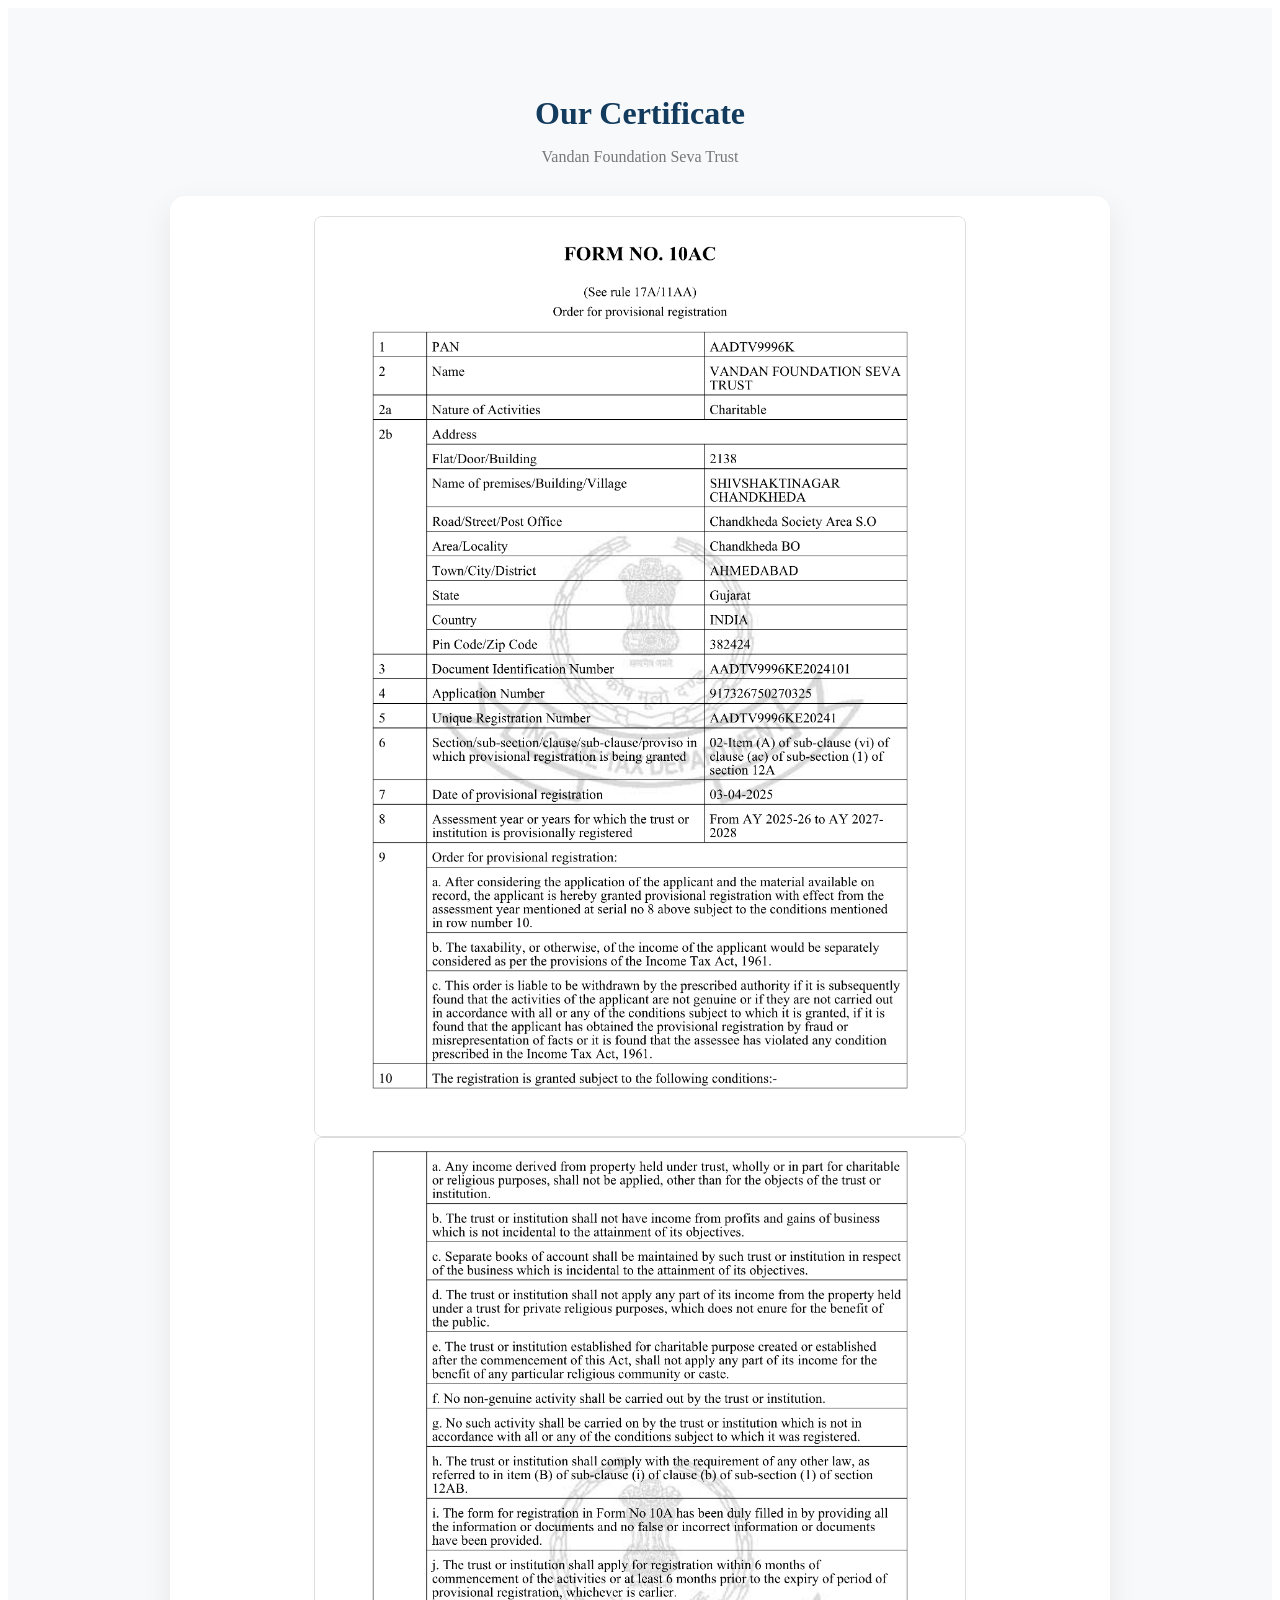
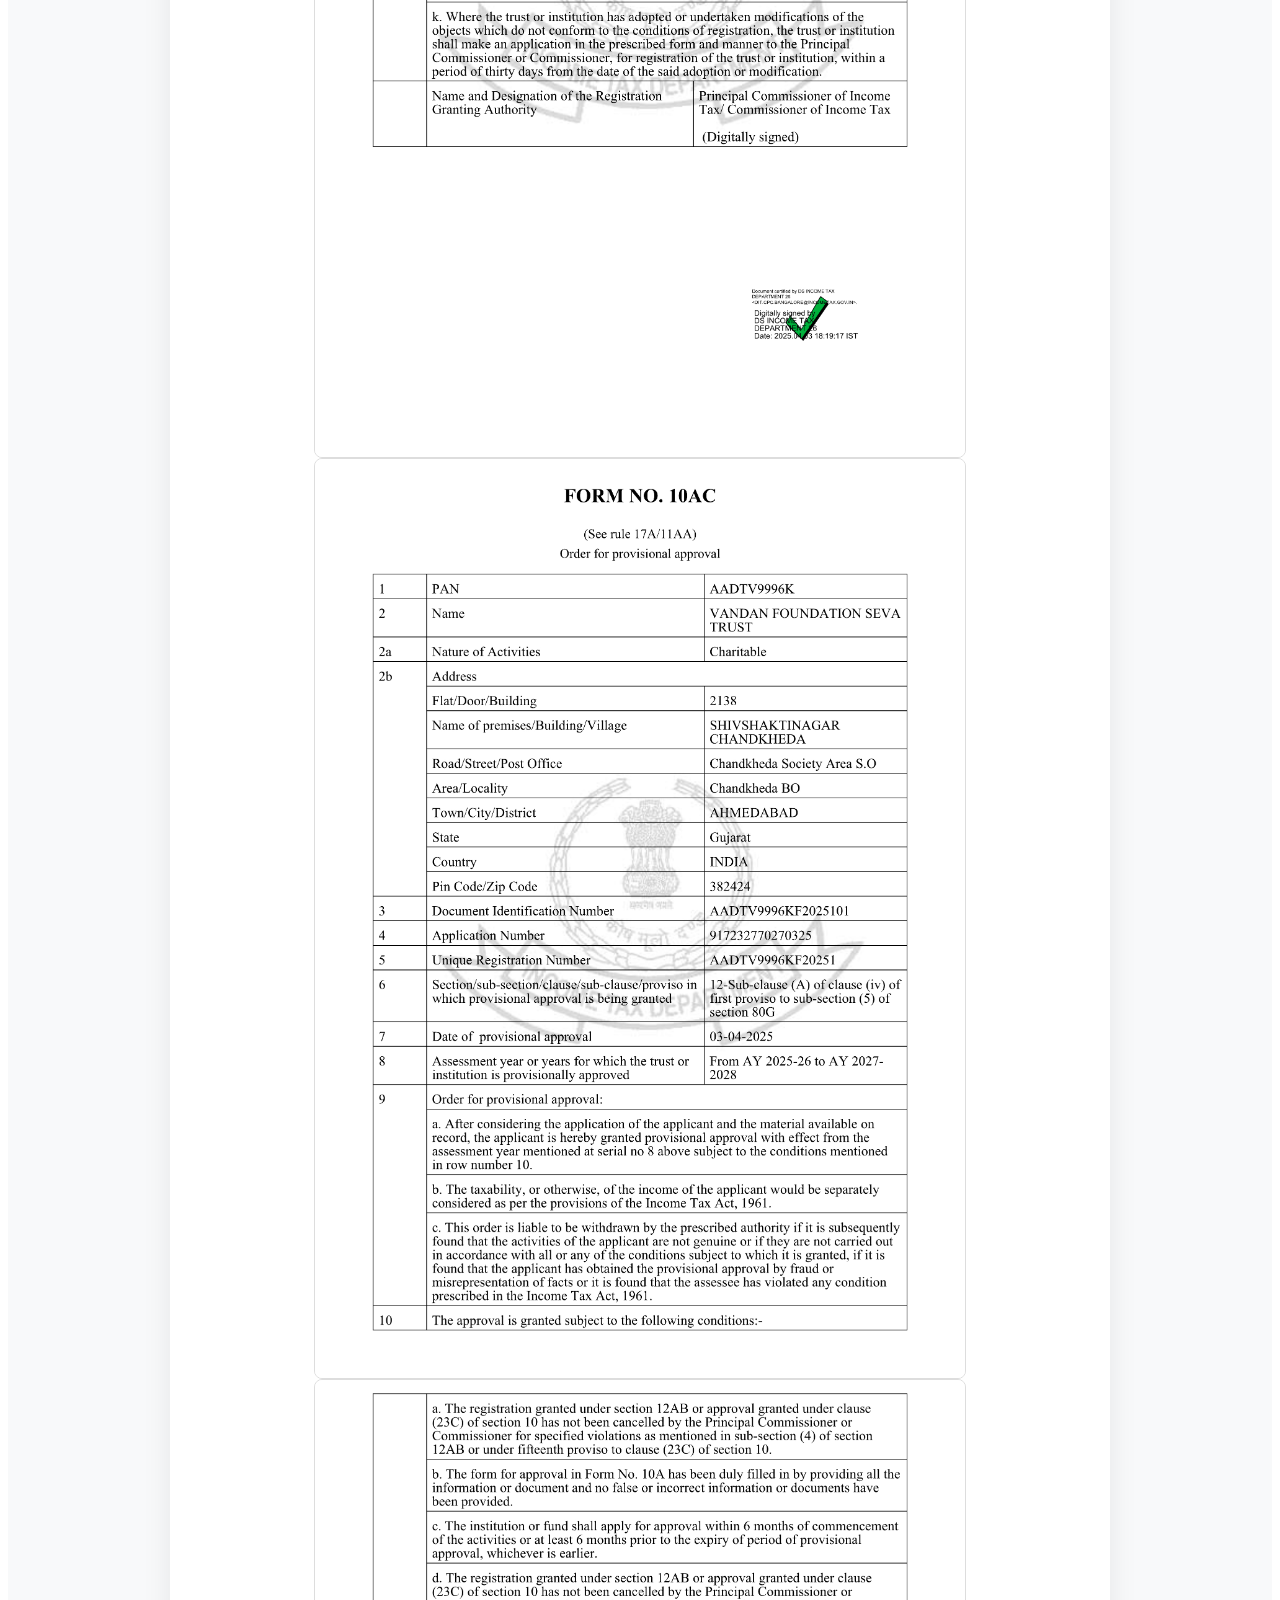
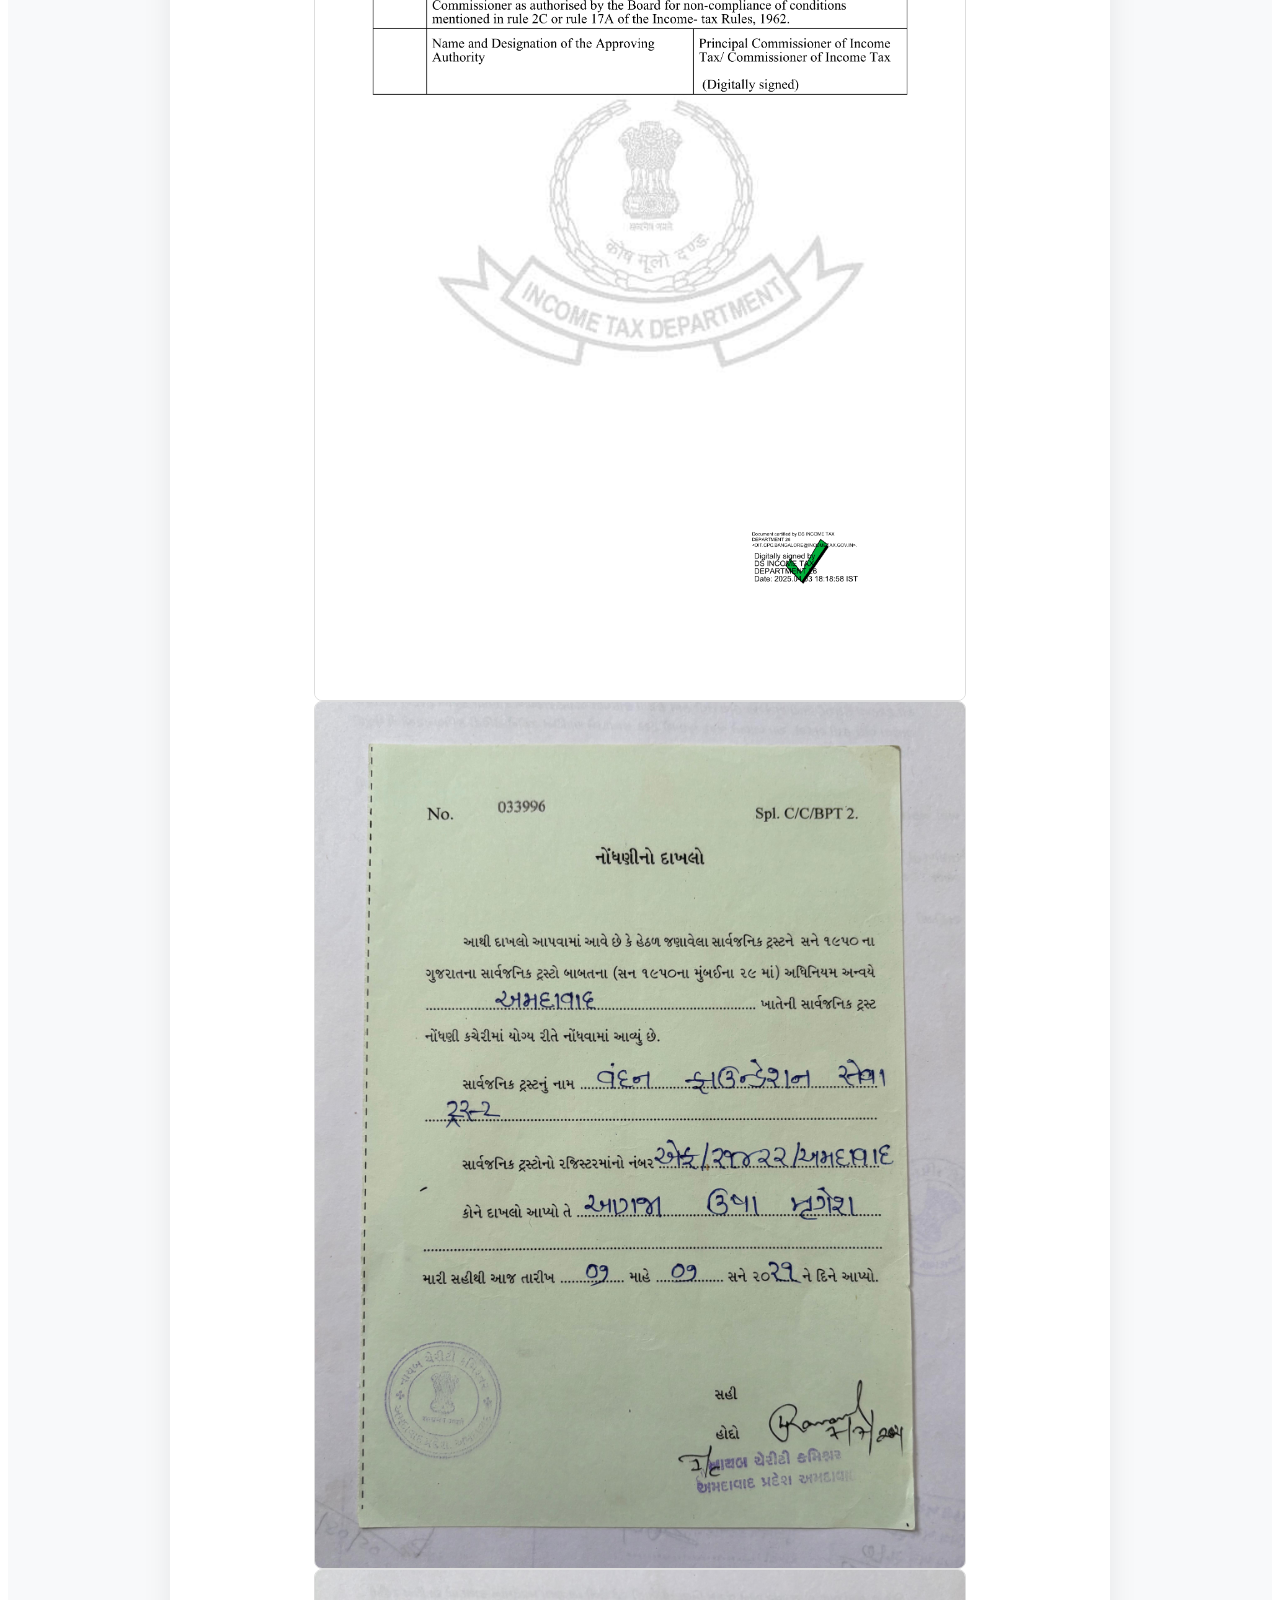
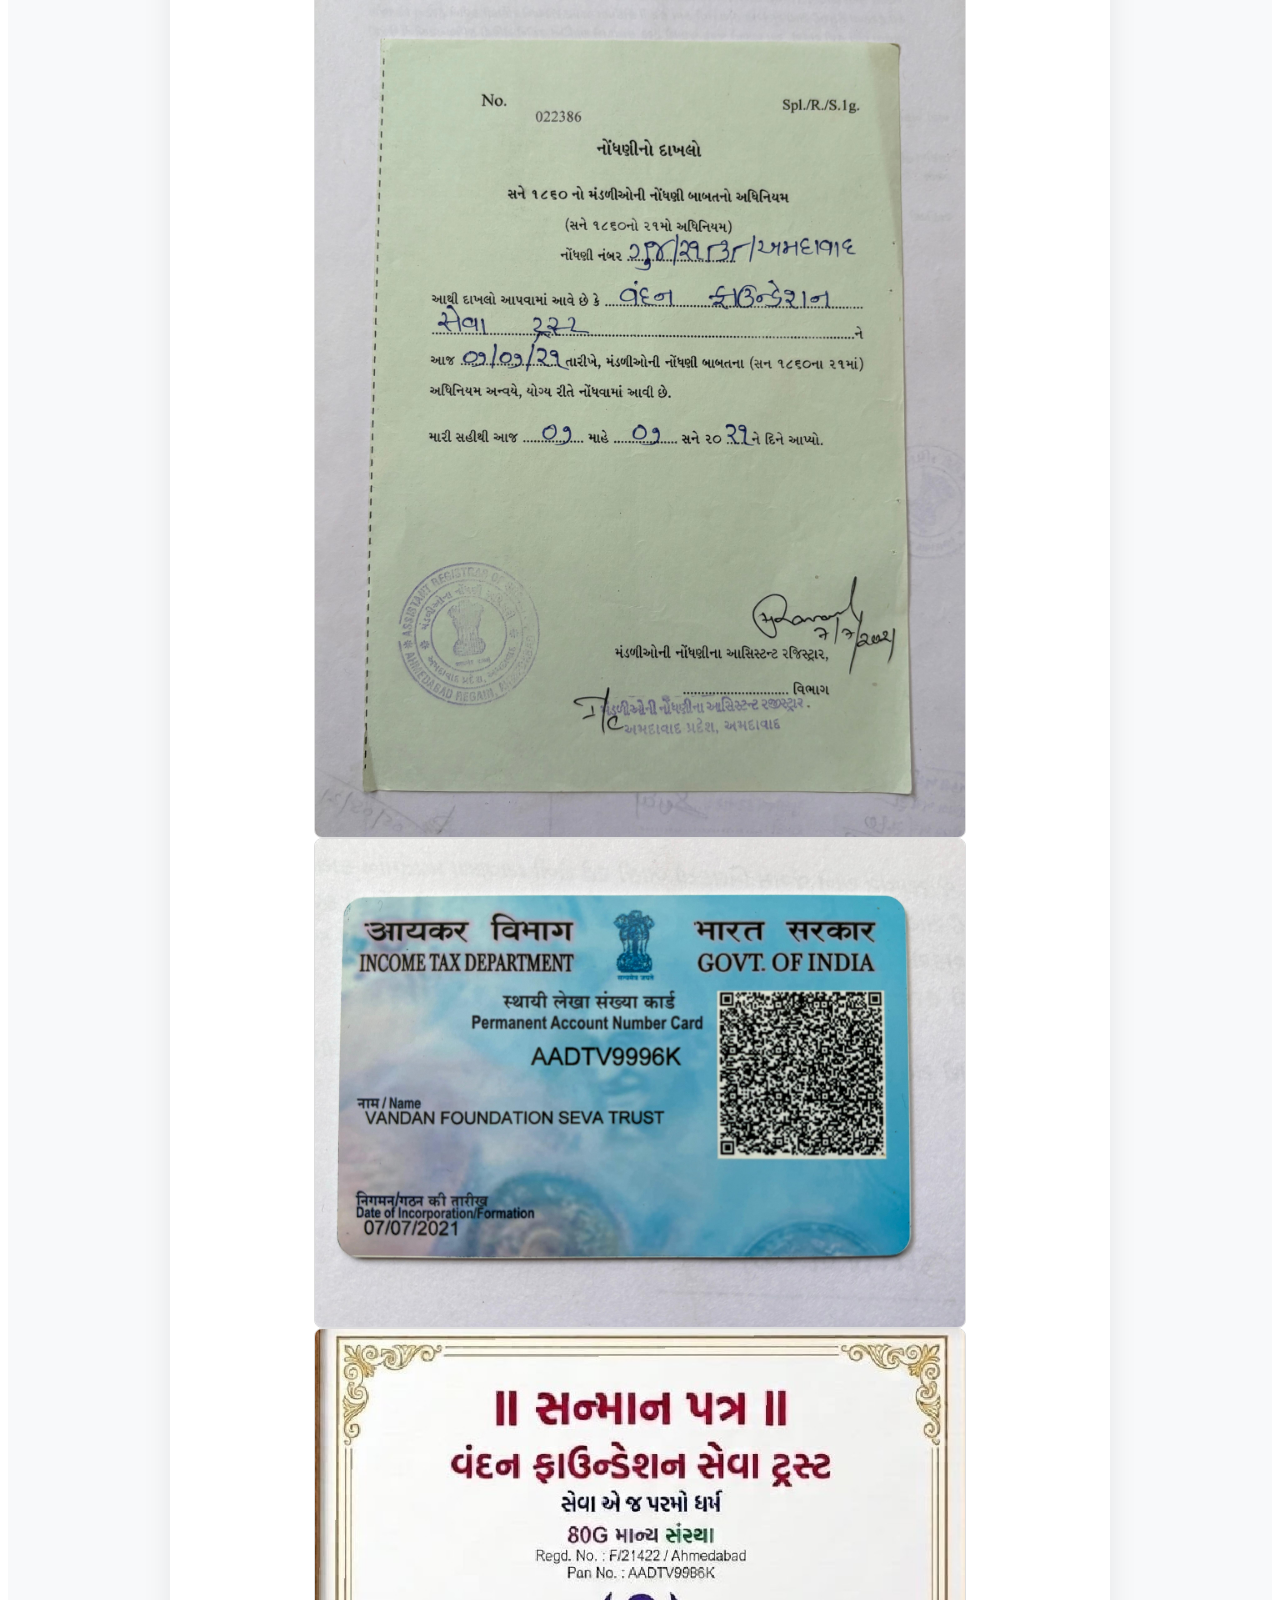
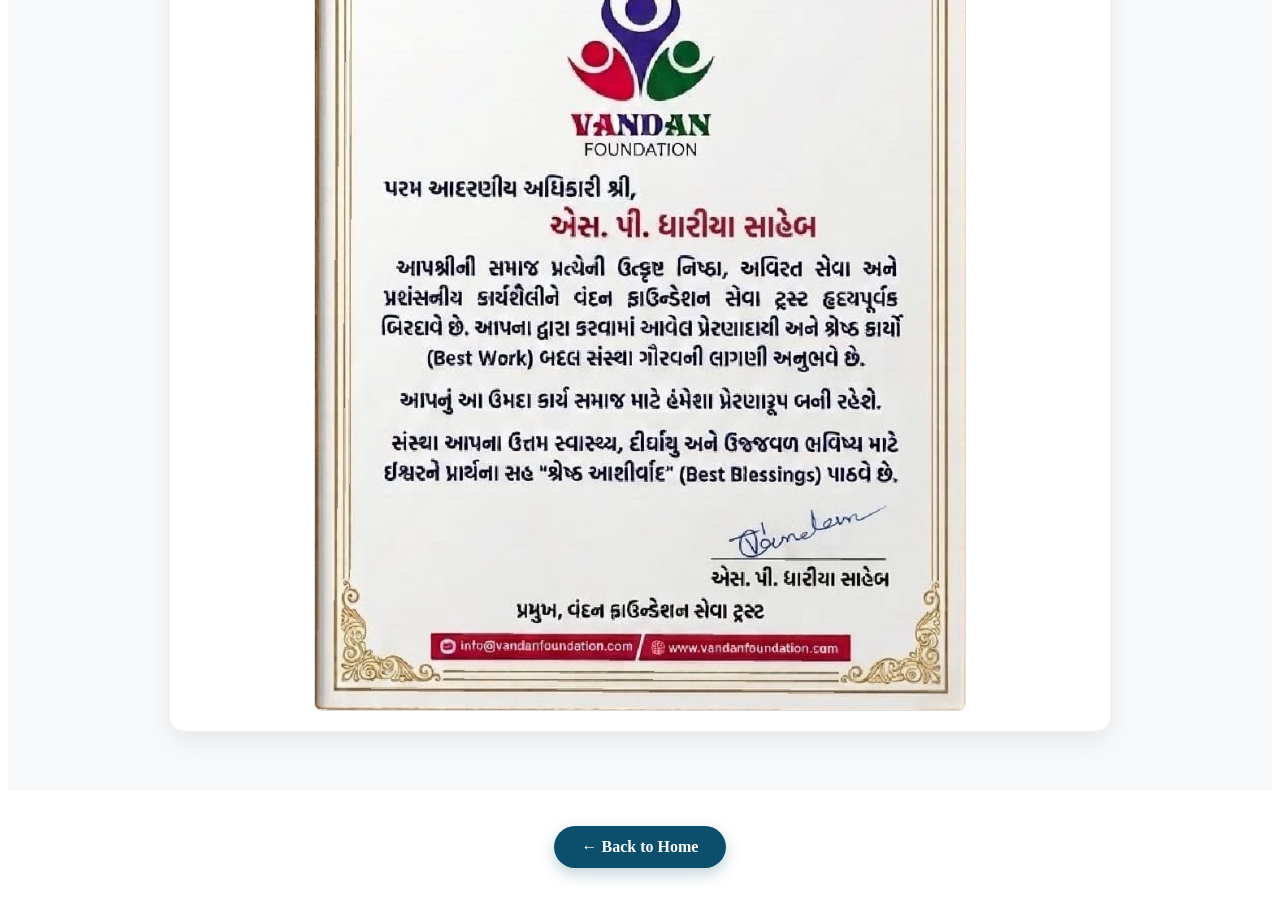
<file: Certificate.html>
<!DOCTYPE html>
<html lang="en">
<head>
<meta charset="UTF-8">
<meta name="viewport" content="width=device-width, initial-scale=1.0">
<title>Terms & Conditions | VANDAN FOUNDATION SEVA TRUST</title>
<style>
/* Certificate Section */
.certificate {
  padding: 60px 20px;
  text-align: center;
  background: #f8f9fa;
}

.certificate h2 {
  margin-bottom: 8px;
  color: #123b5d;
  font-size: 32px;
}

.certificate > p {
  color: #777;
  margin-bottom: 30px;
}

.certificate-box {
  max-width: 900px;
  margin: auto;
  padding: 20px;
  background: white;
  border-radius: 15px;
  box-shadow: 0 10px 30px rgba(0,0,0,0.08);
}

.certificate-box img {
  width: 100%;
  max-width: 650px;
  border-radius: 8px;
  border: 1px solid #ddd;
  display: block;
  margin: auto;
}

.certificate-content {
  padding: 20px 10px 5px;
}

.certificate-content h3 {
  color: #d47b00;
  margin-bottom: 10px;
}

.certificate-content p {
  max-width: 650px;
  margin: 0 auto 20px;
  color: #666;
  line-height: 1.6;
}

.home-btn{
    display:inline-block;
    background:#0B4F6C;
    color:#fff;
    text-decoration:none;
    padding:12px 28px;
    border-radius:50px;
    font-size:16px;
    font-weight:600;
    transition:0.3s ease;
    box-shadow:0 6px 15px rgba(11,79,108,0.25);
}

.home-btn:hover{
    background:#083B50;
    transform:translateY(-3px);
    box-shadow:0 10px 20px rgba(11,79,108,0.35);
}

.home-btn:active{
    transform:translateY(0);
}

}

</style>
</head>

<body>
<!-- Certificate Section -->
<section class="certificate" id="certificate">

  <h2>Our Certificate</h2>
  <p>Vandan Foundation Seva Trust</p>

  <div class="certificate-box">

    <!-- Replace certificate.jpg with your actual certificate image -->
              <img style="object-fit:cover;"src="12A.jpg" alt="Trustee Certificate">
              <img style="object-fit:cover;"src="12A1.jpg" alt="Trustee Certificate">
              <img style="object-fit:cover;"src="80G.jpg" alt="Trustee Certificate">
              <img style="object-fit:cover;"src="80G1.jpg" alt="Trustee Certificate">
              <img style="object-fit:cover;"src="cr1.JPG" alt="Trustee Certificate">
              <img style="object-fit:cover;"src="cr2.JPG" alt="Trustee Certificate">
              <img style="object-fit:cover;"src="pan.JPG" alt="Trustee Certificate">
              <img style="object-fit:cover;"src="cr3.jpg" alt="Trustee Certificate">
            
    </div>

  </div>

</section>

<div style="text-align:center; margin-top:35px;">
    <a href="index.html" class="home-btn">← Back to Home</a>
</div>
<br>
<br>
</body>
</html>
</file>
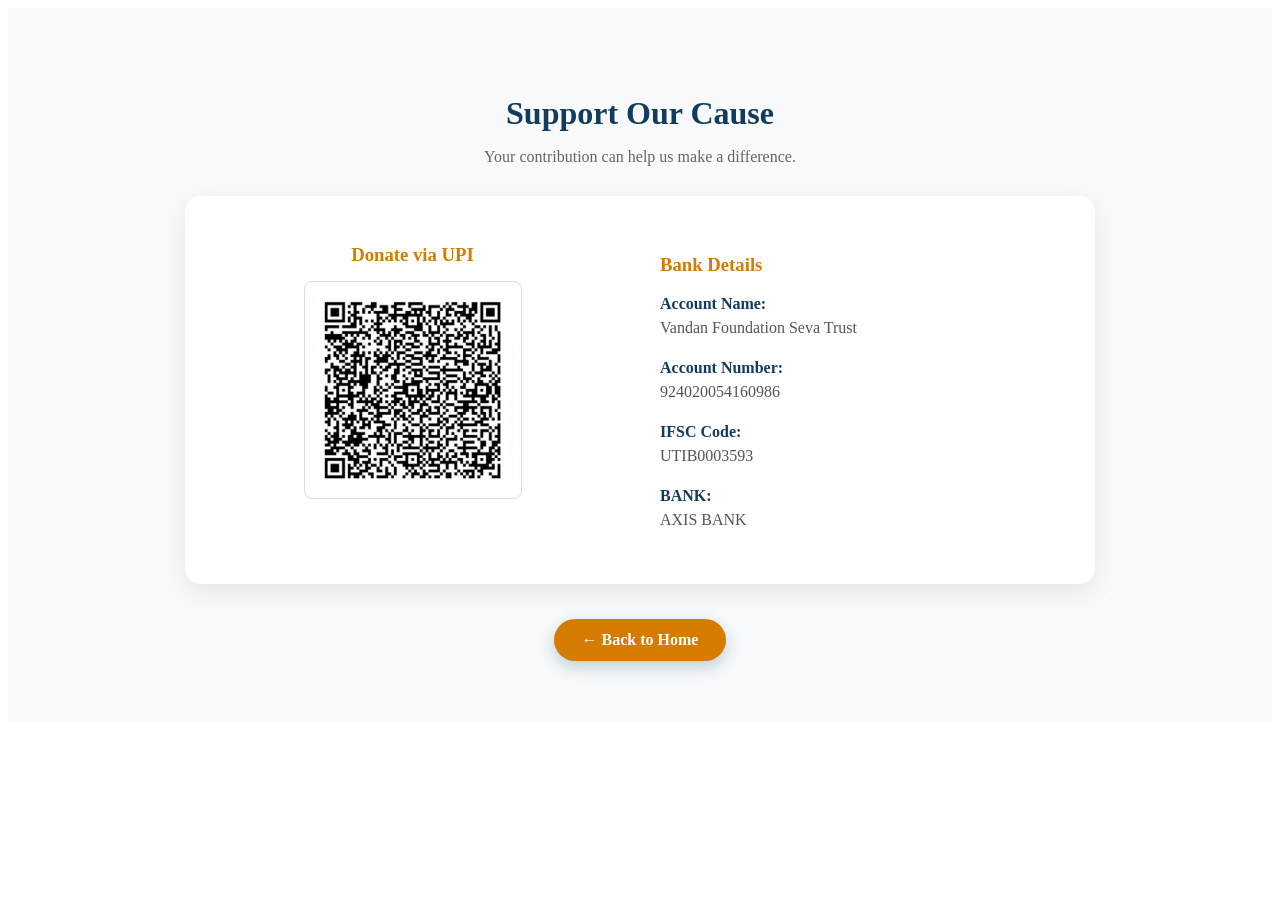
<file: Donate.html>
<!DOCTYPE html>
<html lang="en">
<head>
<meta name="viewport" content="width=device-width, initial-scale=1">
<style>

.donate {
  padding: 60px 20px;
  text-align: center;
  background: #f7f9fb;
}

.donate h2 {
  color: #123b5d;
  font-size: 32px;
  margin-bottom: 8px;
}

.donate > p {
  color: #666;
  margin-bottom: 30px;
}

.donate-box {
  max-width: 850px;
  margin: auto;
  display: flex;
  justify-content: center;
  gap: 40px;
  background: white;
  padding: 30px;
  border-radius: 15px;
  box-shadow: 0 8px 25px rgba(0,0,0,0.08);
}

.donate-qr,
.bank-details {
  flex: 1;
}

.donate h3 {
  color: #d47b00;
  margin-bottom: 15px;
}

.donate-qr img {
  width: 200px;
  height: 200px;
  object-fit: contain;
  border: 1px solid #ddd;
  padding: 8px;
  border-radius: 8px;
}

.donate-qr p {
  color: #555;
}

.bank-details {
  text-align: left;
  padding: 10px;
}

.bank-details p {
  color: #555;
  line-height: 1.5;
  margin-bottom: 12px;
}

.bank-details strong {
  color: #123b5d;
}

.donate-note {
  margin-top: 25px;
  color: #d47b00;
  font-weight: 600;
}


/* MOBILE */
@media (max-width: 650px){

  .donate-box {
    flex-direction: column;
    gap: 20px;
    padding: 20px;
  }

  .bank-details {
    text-align: center;
  }

  .donate h2 {
    font-size: 28px;
  }
}
.home-btn{
    display:inline-block;
    background:#d47b00;
    color:#fff;
    text-decoration:none;
    padding:12px 28px;
    border-radius:50px;
    font-size:16px;
    font-weight:600;
    transition:0.3s ease;
    box-shadow:0 6px 15px rgba(11,79,108,0.25);
}

.home-btn:hover{
    background:#d47b00;
    transform:translateY(-3px);
    box-shadow:0 10px 20px rgba(11,79,108,0.35);
}

.home-btn:active{
    transform:translateY(0);
}
</style>
</head>
<body>

<!-- ================= DONATE SECTION ================= -->
<section class="donate" id="donate">

  <h2>Support Our Cause</h2>
  <p>Your contribution can help us make a difference.</p>

  <div class="donate-box">

    <!-- QR CODE -->
    <div class="donate-qr">
      <h3>Donate via UPI</h3>

      <!-- Replace qr-code.png with your QR image -->
      <img src="qr.JPG" alt="Vandan Foundation UPI QR Code">

    </div>

    <!-- BANK DETAILS -->
    <div class="bank-details">
      <h3>Bank Details</h3>

      <p><strong>Account Name:</strong><br>
        Vandan Foundation Seva Trust
      </p>

      <p><strong>Account Number:</strong><br>
        924020054160986
      </p>

      <p><strong>IFSC Code:</strong><br>
        UTIB0003593
      </p>

      <p><strong>BANK:</strong><br>
        AXIS BANK
      </p>
    </div>

  </div>

<div style="text-align:center; margin-top:35px;">
    <a href="index.html" class="home-btn">← Back to Home</a>

</section>



</body>
</html>
</file>
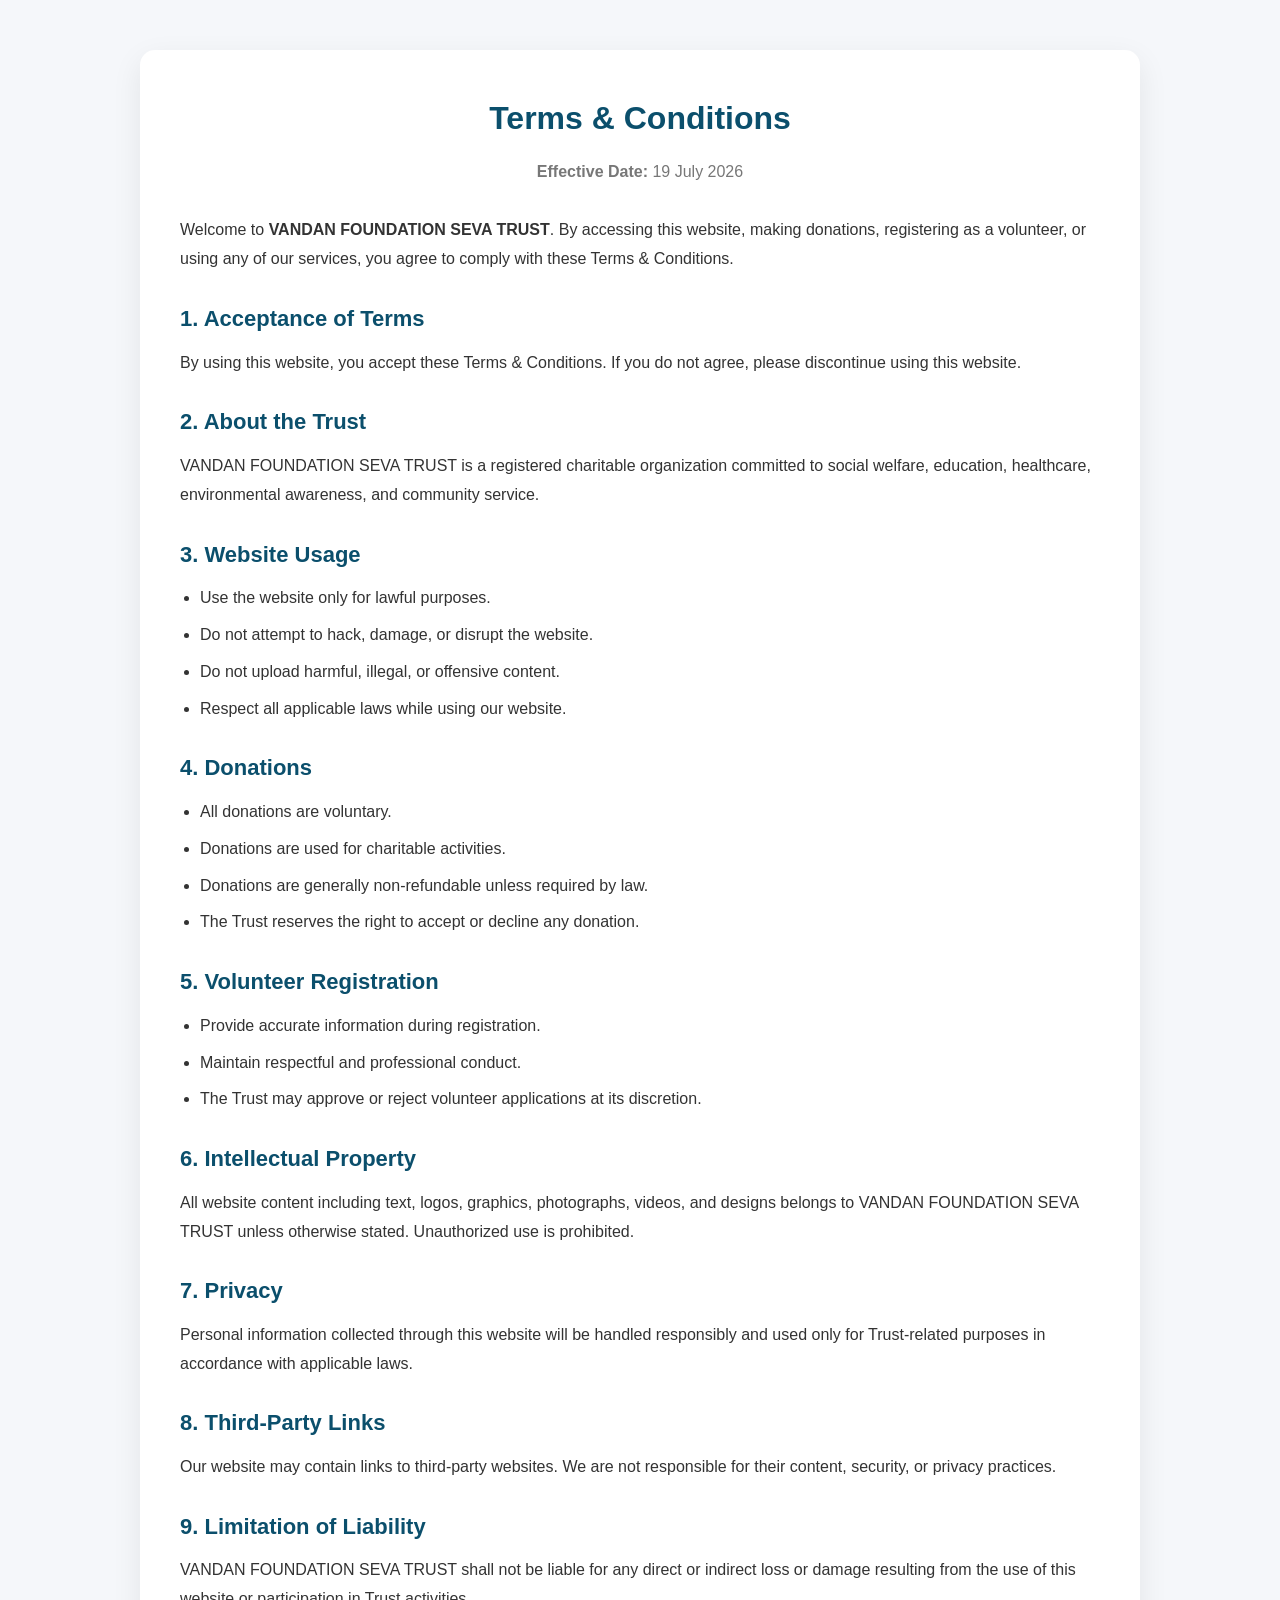
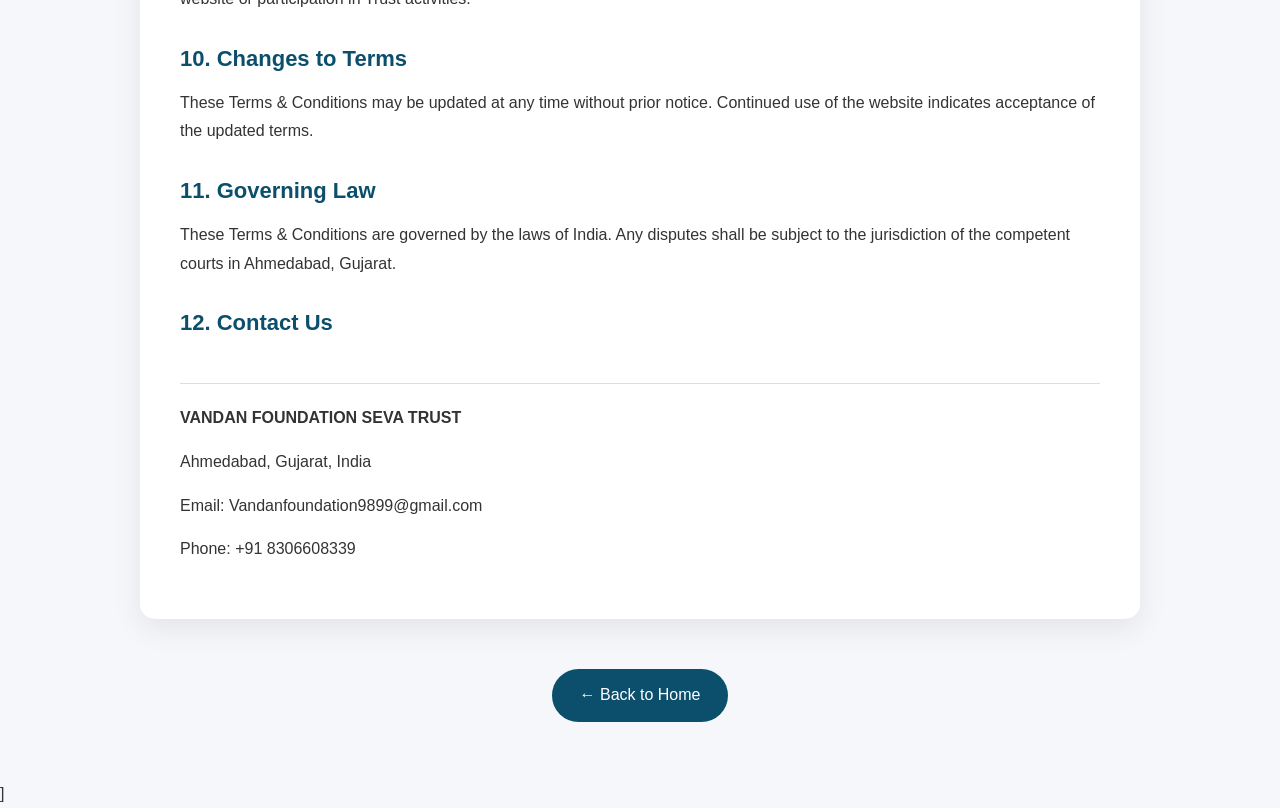
<file: tc.html>
<!DOCTYPE html>
<html lang="en">
<head>
<meta charset="UTF-8">
<meta name="viewport" content="width=device-width, initial-scale=1.0">
<title>Terms & Conditions | VANDAN FOUNDATION SEVA TRUST</title>

<style>
*{
    margin:0;
    padding:0;
    box-sizing:border-box;
}

body{
    font-family:Arial, Helvetica, sans-serif;
    background:#f5f7fa;
    color:#333;
    line-height:1.8;
}

.container{
    max-width:1000px;
    margin:50px auto;
    background:#fff;
    padding:40px;
    border-radius:15px;
    box-shadow:0 10px 30px rgba(0,0,0,.08);
}

h1{
    color:#0B4F6C;
    text-align:center;
    margin-bottom:10px;
}

.date{
    text-align:center;
    color:#777;
    margin-bottom:30px;
}

h2{
    color:#0B4F6C;
    margin:25px 0 10px;
    font-size:22px;
}

p{
    margin-bottom:15px;
}

ul{
    margin-left:20px;
    margin-bottom:15px;
}

li{
    margin-bottom:8px;
}

.footer{
    margin-top:40px;
    padding-top:20px;
    border-top:1px solid #ddd;
}

@media(max-width:768px){
.container{
    margin:20px;
    padding:25px;
}

h1{
    font-size:28px;
}

h2{
    font-size:20px;
}

.home-btn{
    display:inline-block;
    background:#0B4F6C;
    color:#fff;
    text-decoration:none;
    padding:12px 28px;
    border-radius:50px;
    font-size:16px;
    font-weight:600;
    transition:0.3s ease;
    box-shadow:0 6px 15px rgba(11,79,108,0.25);
}

.home-btn:hover{
    background:#083B50;
    transform:translateY(-3px);
    box-shadow:0 10px 20px rgba(11,79,108,0.35);
}

.home-btn:active{
    transform:translateY(0);
}

}

</style>
</head>

<body>

<div class="container">

<h1>Terms & Conditions</h1>

<p class="date"><strong>Effective Date:</strong> 19 July 2026</p>

<p>
Welcome to <strong>VANDAN FOUNDATION SEVA TRUST</strong>. By accessing this website,
making donations, registering as a volunteer, or using any of our services,
you agree to comply with these Terms & Conditions.
</p>

<h2>1. Acceptance of Terms</h2>
<p>
By using this website, you accept these Terms & Conditions. If you do not agree,
please discontinue using this website.
</p>

<h2>2. About the Trust</h2>
<p>
VANDAN FOUNDATION SEVA TRUST is a registered charitable organization committed to
social welfare, education, healthcare, environmental awareness, and community service.
</p>

<h2>3. Website Usage</h2>
<ul>
<li>Use the website only for lawful purposes.</li>
<li>Do not attempt to hack, damage, or disrupt the website.</li>
<li>Do not upload harmful, illegal, or offensive content.</li>
<li>Respect all applicable laws while using our website.</li>
</ul>

<h2>4. Donations</h2>
<ul>
<li>All donations are voluntary.</li>
<li>Donations are used for charitable activities.</li>
<li>Donations are generally non-refundable unless required by law.</li>
<li>The Trust reserves the right to accept or decline any donation.</li>
</ul>

<h2>5. Volunteer Registration</h2>
<ul>
<li>Provide accurate information during registration.</li>
<li>Maintain respectful and professional conduct.</li>
<li>The Trust may approve or reject volunteer applications at its discretion.</li>
</ul>

<h2>6. Intellectual Property</h2>
<p>
All website content including text, logos, graphics, photographs, videos, and
designs belongs to VANDAN FOUNDATION SEVA TRUST unless otherwise stated.
Unauthorized use is prohibited.
</p>

<h2>7. Privacy</h2>
<p>
Personal information collected through this website will be handled responsibly
and used only for Trust-related purposes in accordance with applicable laws.
</p>

<h2>8. Third-Party Links</h2>
<p>
Our website may contain links to third-party websites. We are not responsible
for their content, security, or privacy practices.
</p>

<h2>9. Limitation of Liability</h2>
<p>
VANDAN FOUNDATION SEVA TRUST shall not be liable for any direct or indirect loss
or damage resulting from the use of this website or participation in Trust activities.
</p>

<h2>10. Changes to Terms</h2>
<p>
These Terms & Conditions may be updated at any time without prior notice.
Continued use of the website indicates acceptance of the updated terms.
</p>

<h2>11. Governing Law</h2>
<p>
These Terms & Conditions are governed by the laws of India. Any disputes shall
be subject to the jurisdiction of the competent courts in Ahmedabad, Gujarat.
</p>

<h2>12. Contact Us</h2>

<div class="footer">
<p><strong>VANDAN FOUNDATION SEVA TRUST</strong></p>
<p>Ahmedabad, Gujarat, India</p>
<p>Email: Vandanfoundation9899@gmail.com</p>
<p>Phone: +91 8306608339</p>
</div>

</div>

<div style=" margin-top:35px;
    text-decoration:none; 
    text-align:center;">
    <a href="index.html" class="home-btn"style="text-decoration: none; color:#fff;      display:inline-block;
        background:#0B4F6C;
        padding:12px 28px;
        border-radius:50px;
        font-size:16px;">← Back to Home</a>
</div>
<br>
<br>]
</body>
</html>
</file>
